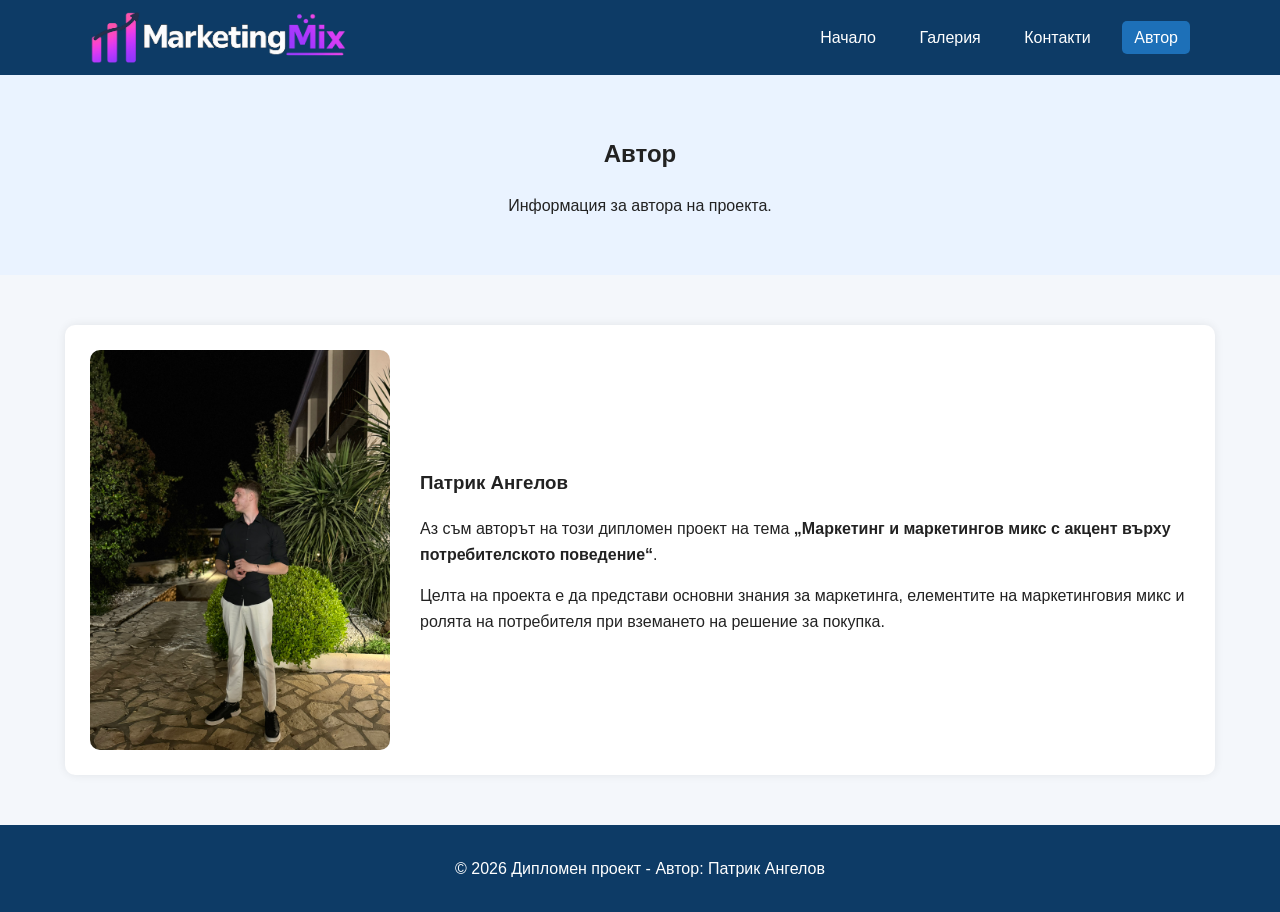
<file: author.html>
<!DOCTYPE html>
<html lang="bg">
<head>
    <meta charset="UTF-8">
    <meta name="viewport" content="width=device-width, initial-scale=1.0">
    <title>Маркетинг и маркетингов микс - Автор</title>
    <link rel="stylesheet" href="style.css">
</head>
<body>

    <header>
        <div class="container">
            <a href="index.html" class="logo-link">
                <img src="logo.png" alt="MarketingMix" class="site-logo">
            </a>

            <nav>
                <a href="index.html">Начало</a>
                <a href="gallery.html">Галерия</a>
                <a href="contacts.html">Контакти</a>
                <a href="author.html" class="active">Автор</a>
            </nav>
        </div>
    </header>

    <section class="page-title">
        <div class="container">
            <h2>Автор</h2>
            <p>Информация за автора на проекта.</p>
        </div>
    </section>

    <section class="section">
        <div class="container author-box">
            <div class="author-image">
                <img src="IMG_8721.JPEG" alt="Снимка на Патрик Ангелов">
            </div>

            <div class="author-text">
                <h3>Патрик Ангелов</h3>
                <p>
                    Аз съм авторът на този дипломен проект на тема
                    <strong>„Маркетинг и маркетингов микс с акцент върху потребителското поведение“</strong>.
                </p>
                <p>
                    Целта на проекта е да представи основни знания за маркетинга,
                    елементите на маркетинговия микс и ролята на потребителя
                    при вземането на решение за покупка.
                </p>
            </div>
        </div>
    </section>

    <footer>
        <div class="container">
            <p>&copy; 2026 Дипломен проект - Автор: Патрик Ангелов</p>
        </div>
    </footer>

    <script src="script.js"></script>
</body>
</html>
</file>
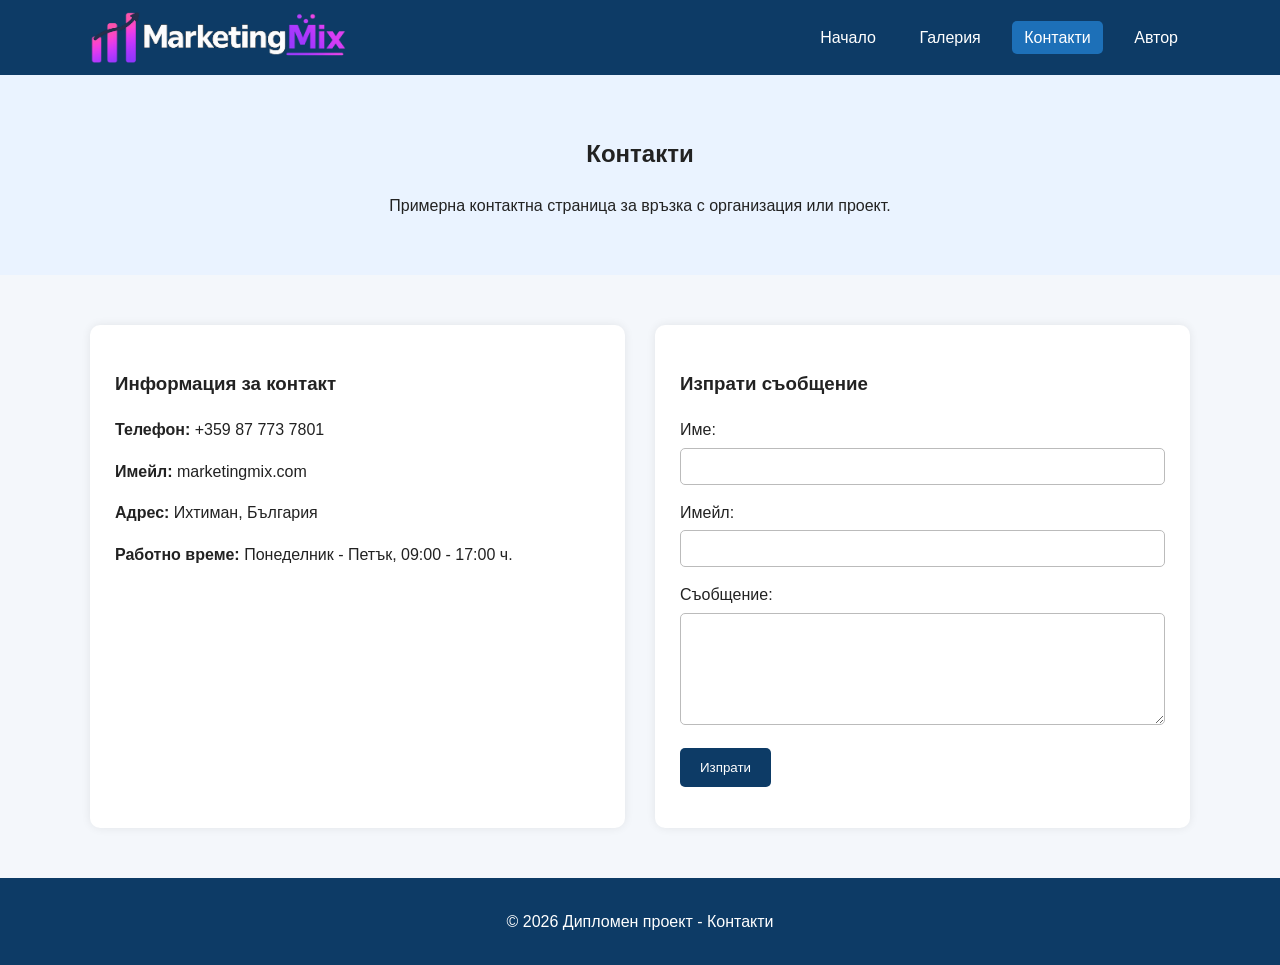
<file: contacts.html>
<!DOCTYPE html>
<html lang="bg">
<head>
    <meta charset="UTF-8">
    <meta name="viewport" content="width=device-width, initial-scale=1.0">
    <title>Маркетинг и маркетингов микс - Контакти</title>
    <link rel="stylesheet" href="style.css">
</head>
<body>

    <header>
        <div class="container">
            <a href="index.html" class="logo-link">
                <img src="logo.png" alt="MarketingMix" class="site-logo">
            </a>

            <nav>
                <a href="index.html">Начало</a>
                <a href="gallery.html">Галерия</a>
                <a href="contacts.html" class="active">Контакти</a>
                <a href="author.html">Автор</a>
            </nav>
        </div>
    </header>

    <section class="page-title">
        <div class="container">
            <h2>Контакти</h2>
            <p>Примерна контактна страница за връзка с организация или проект.</p>
        </div>
    </section>

    <section class="section">
        <div class="container contact-box">
            <div class="contact-info">
                <h3>Информация за контакт</h3>
                <p><strong>Телефон:</strong> +359 87 773 7801</p>
                <p><strong>Имейл:</strong> marketingmix.com</p>
                <p><strong>Адрес:</strong> Ихтиман, България</p>
                <p><strong>Работно време:</strong> Понеделник - Петък, 09:00 - 17:00 ч.</p>
            </div>

            <div class="contact-form">
                <h3>Изпрати съобщение</h3>

                <form id="contactForm">
                    <label for="name">Име:</label>
                    <input type="text" id="name" name="name">

                    <label for="email">Имейл:</label>
                    <input type="email" id="email" name="email">

                    <label for="message">Съобщение:</label>
                    <textarea id="message" name="message" rows="6"></textarea>

                    <button type="submit">Изпрати</button>
                </form>

                <p id="result"></p>
            </div>
        </div>
    </section>

    <footer>
        <div class="container">
            <p>&copy; 2026 Дипломен проект - Контакти</p>
        </div>
    </footer>

    <script src="script.js"></script>
</body>
</html>
</file>
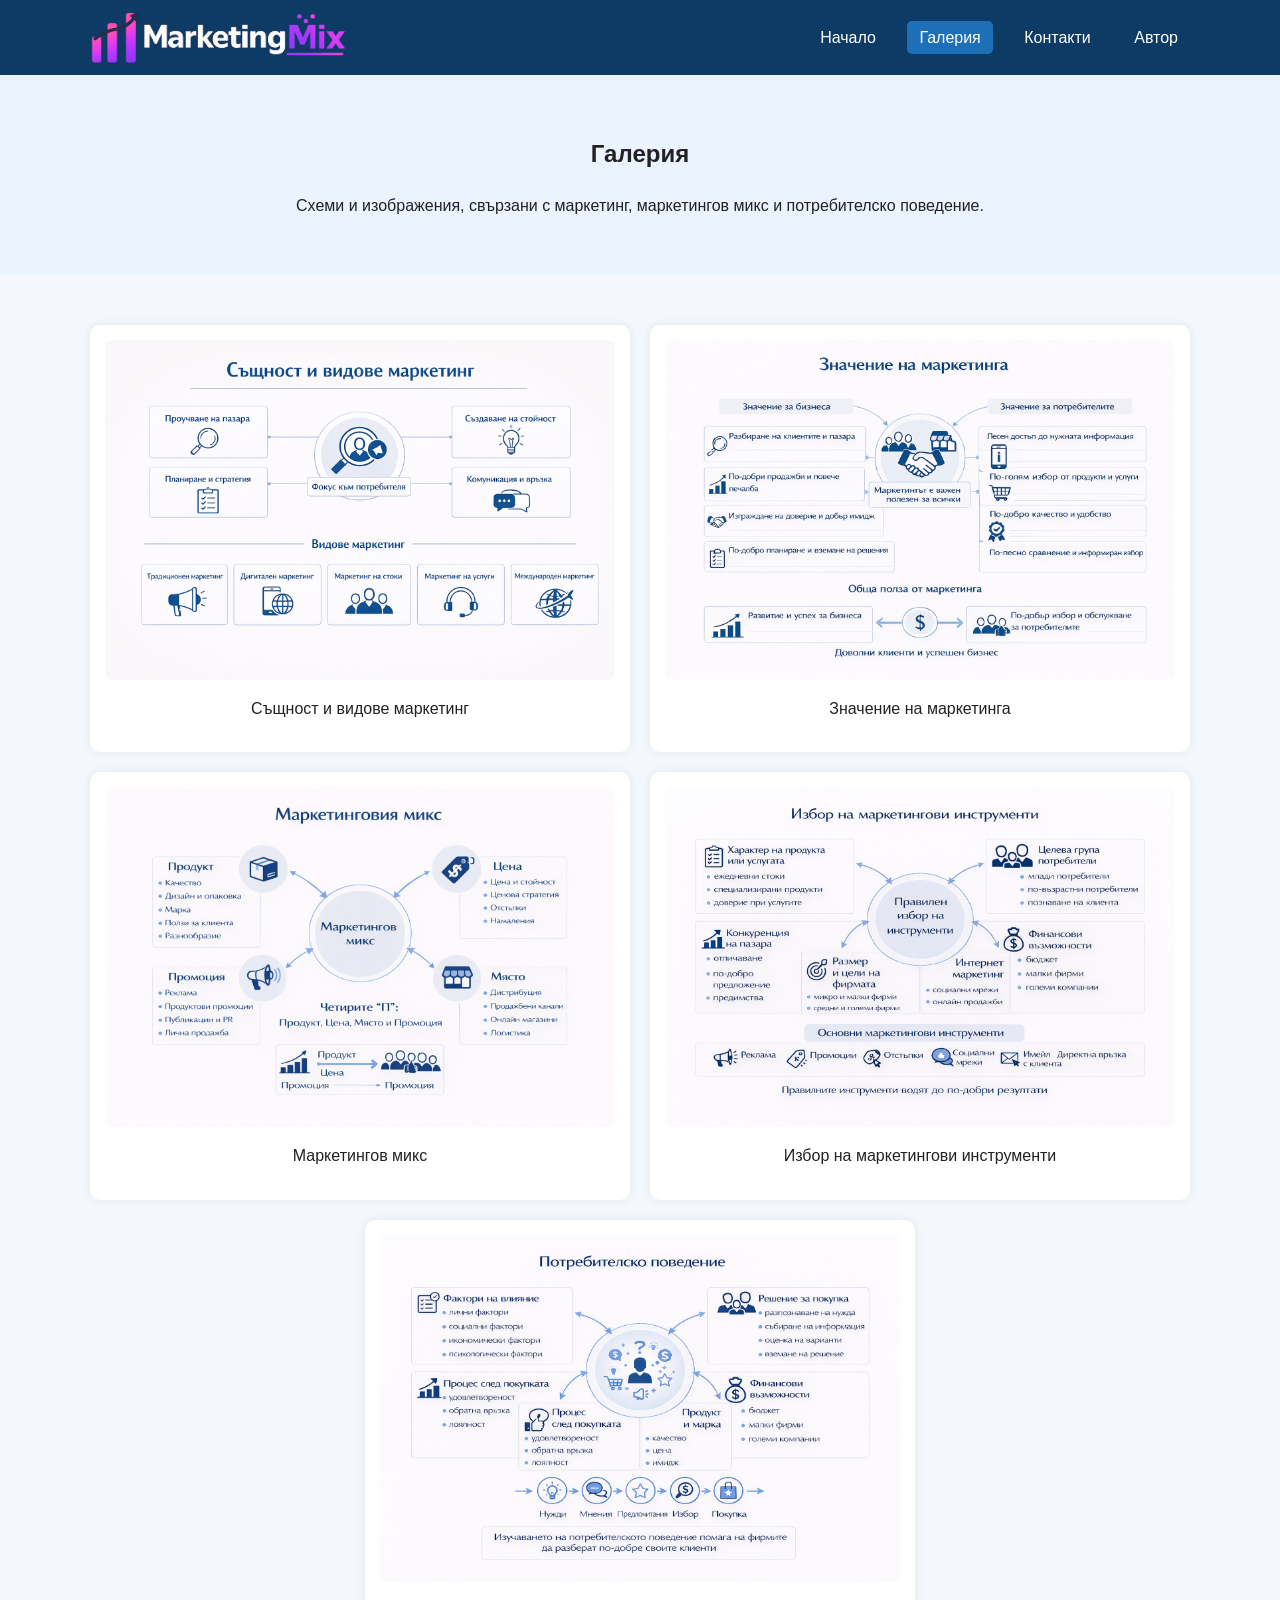
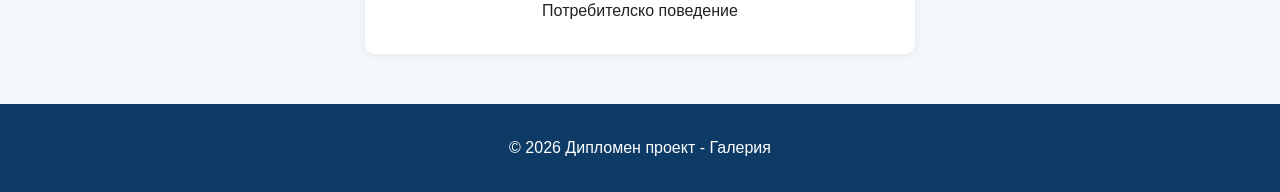
<file: gallery.html>
<!DOCTYPE html>
<html lang="bg">
<head>
    <meta charset="UTF-8">
    <meta name="viewport" content="width=device-width, initial-scale=1.0">
    <title>Маркетинг и маркетингов микс - Галерия</title>
    <link rel="stylesheet" href="style.css">
</head>
<body>

    <header>
        <div class="container">
            <a href="index.html" class="logo-link">
                <img src="logo.png" alt="MarketingMix" class="site-logo">
            </a>

            <nav>
                <a href="index.html">Начало</a>
                <a href="gallery.html" class="active">Галерия</a>
                <a href="contacts.html">Контакти</a>
                <a href="author.html">Автор</a>
            </nav>
        </div>
    </header>

    <section class="page-title">
        <div class="container">
            <h2>Галерия</h2>
            <p>Схеми и изображения, свързани с маркетинг, маркетингов микс и потребителско поведение.</p>
        </div>
    </section>

    <section class="section">
        <div class="container">
            <div class="gallery">

                <div class="gallery-item">
                    <img src="image1.png" alt="Същност и видове маркетинг">
                    <p>Същност и видове маркетинг</p>
                </div>

                <div class="gallery-item">
                    <img src="image2.png" alt="Значение на маркетинга">
                    <p>Значение на маркетинга</p>
                </div>

                <div class="gallery-item">
                    <img src="image3.png" alt="Маркетингов микс">
                    <p>Маркетингов микс</p>
                </div>

                <div class="gallery-item">
                    <img src="image4.png" alt="Избор на маркетингови инструменти">
                    <p>Избор на маркетингови инструменти</p>
                </div>

                <div class="gallery-item">
                    <img src="image5.png" alt="Потребителско поведение">
                    <p>Потребителско поведение</p>
                </div>

            </div>
        </div>
    </section>

    <footer>
        <div class="container">
            <p>&copy; 2026 Дипломен проект - Галерия</p>
        </div>
    </footer>

    <script src="script.js"></script>
</body>
</html>
</file>
<file: style.css>
html {
    height: 100%;
}

body {
    margin: 0;
    font-family: Arial, sans-serif;
    background-color: #f4f7fb;
    color: #222;
    line-height: 1.6;
    min-height: 100vh;
    display: flex;
    flex-direction: column;
}

.container {
    width: 90%;
    max-width: 1100px;
    margin: auto;
}

header {
    background-color: #0d3b66;
    color: white;
    padding: 12px 0;
}

header .container {
    display: flex;
    justify-content: space-between;
    align-items: center;
    flex-wrap: wrap;
}

.logo-link {
    display: inline-flex;
    align-items: center;
    text-decoration: none;
}

.site-logo {
    height: 51px;
    width: auto;
    display: block;
}

nav a {
    color: white;
    text-decoration: none;
    margin-left: 15px;
    padding: 8px 12px;
    border-radius: 5px;
}

nav a:hover,
nav a.active {
    background-color: #1d70b8;
}

.hero {
    background: linear-gradient(to right, #dbeafe, #eef6ff);
    text-align: center;
    padding: 60px 20px;
}

.hero h2 {
    font-size: 34px;
    margin-bottom: 20px;
}

.page-title {
    background-color: #eaf3ff;
    text-align: center;
    padding: 40px 20px;
}

.section {
    padding: 50px 0;
}

.light {
    background-color: #eaf3ff;
}

.cards {
    display: grid;
    grid-template-columns: repeat(4, 1fr);
    gap: 20px;
    margin-top: 30px;
}

.card {
    background-color: white;
    padding: 20px;
    border-radius: 10px;
    box-shadow: 0 0 10px rgba(0, 0, 0, 0.08);
}

.image-section img {
    width: 100%;
    border-radius: 10px;
}

.two-columns {
    display: grid;
    grid-template-columns: 1fr 1fr;
    gap: 30px;
    align-items: center;
}

.steps {
    margin-top: 20px;
    padding-left: 20px;
}

.gallery {
    display: grid;
    grid-template-columns: repeat(2, 1fr);
    gap: 20px;
}

.gallery-item {
    background-color: white;
    padding: 15px;
    border-radius: 10px;
    box-shadow: 0 0 10px rgba(0,0,0,0.08);
    text-align: center;
}

.gallery-item img {
    width: 100%;
    height: auto;
    border-radius: 8px;
    display: block;
    margin-bottom: 10px;
}

.gallery .gallery-item:last-child {
    grid-column: 1 / 3;
    max-width: 520px;
    width: 100%;
    margin: 0 auto;
}

.contact-box {
    display: grid;
    grid-template-columns: 1fr 1fr;
    gap: 30px;
}

.contact-info,
.contact-form,
.author-box {
    background-color: white;
    padding: 25px;
    border-radius: 10px;
    box-shadow: 0 0 10px rgba(0,0,0,0.08);
}

.contact-form input,
.contact-form textarea {
    width: 100%;
    padding: 10px;
    margin-bottom: 15px;
    margin-top: 5px;
    border: 1px solid #bbb;
    border-radius: 5px;
    box-sizing: border-box;
}

.contact-form button {
    background-color: #0d3b66;
    color: white;
    border: none;
    padding: 12px 20px;
    border-radius: 5px;
    cursor: pointer;
}

.contact-form button:hover {
    background-color: #1d70b8;
}

#result {
    margin-top: 15px;
    font-weight: bold;
    color: green;
}

.author-box {
    display: grid;
    grid-template-columns: 300px 1fr;
    gap: 30px;
    align-items: center;
}

.author-image img {
    width: 100%;
    border-radius: 10px;
    display: block;
}

footer {
    background-color: #0d3b66;
    color: white;
    text-align: center;
    padding: 15px 0;
    margin-top: auto;
    width: 100%;
}

@media (max-width: 900px) {
    .cards {
        grid-template-columns: repeat(2, 1fr);
    }

    .gallery {
        grid-template-columns: 1fr;
    }

    .gallery .gallery-item:last-child {
        grid-column: auto;
        max-width: 100%;
    }

    .two-columns,
    .contact-box,
    .author-box {
        grid-template-columns: 1fr;
    }

    .author-box {
        text-align: center;
    }

    .site-logo {
        height: 39px;
    }
}

@media (max-width: 600px) {
    header .container {
        flex-direction: column;
        text-align: center;
    }

    nav {
        margin-top: 10px;
    }

    nav a {
        display: inline-block;
        margin: 5px;
    }

    .cards,
    .gallery {
        grid-template-columns: 1fr;
    }

    .gallery .gallery-item:last-child {
        grid-column: auto;
        max-width: 100%;
    }

    .hero h2 {
        font-size: 26px;
    }

    .site-logo {
        height: 39px;
    }
}
</file>
